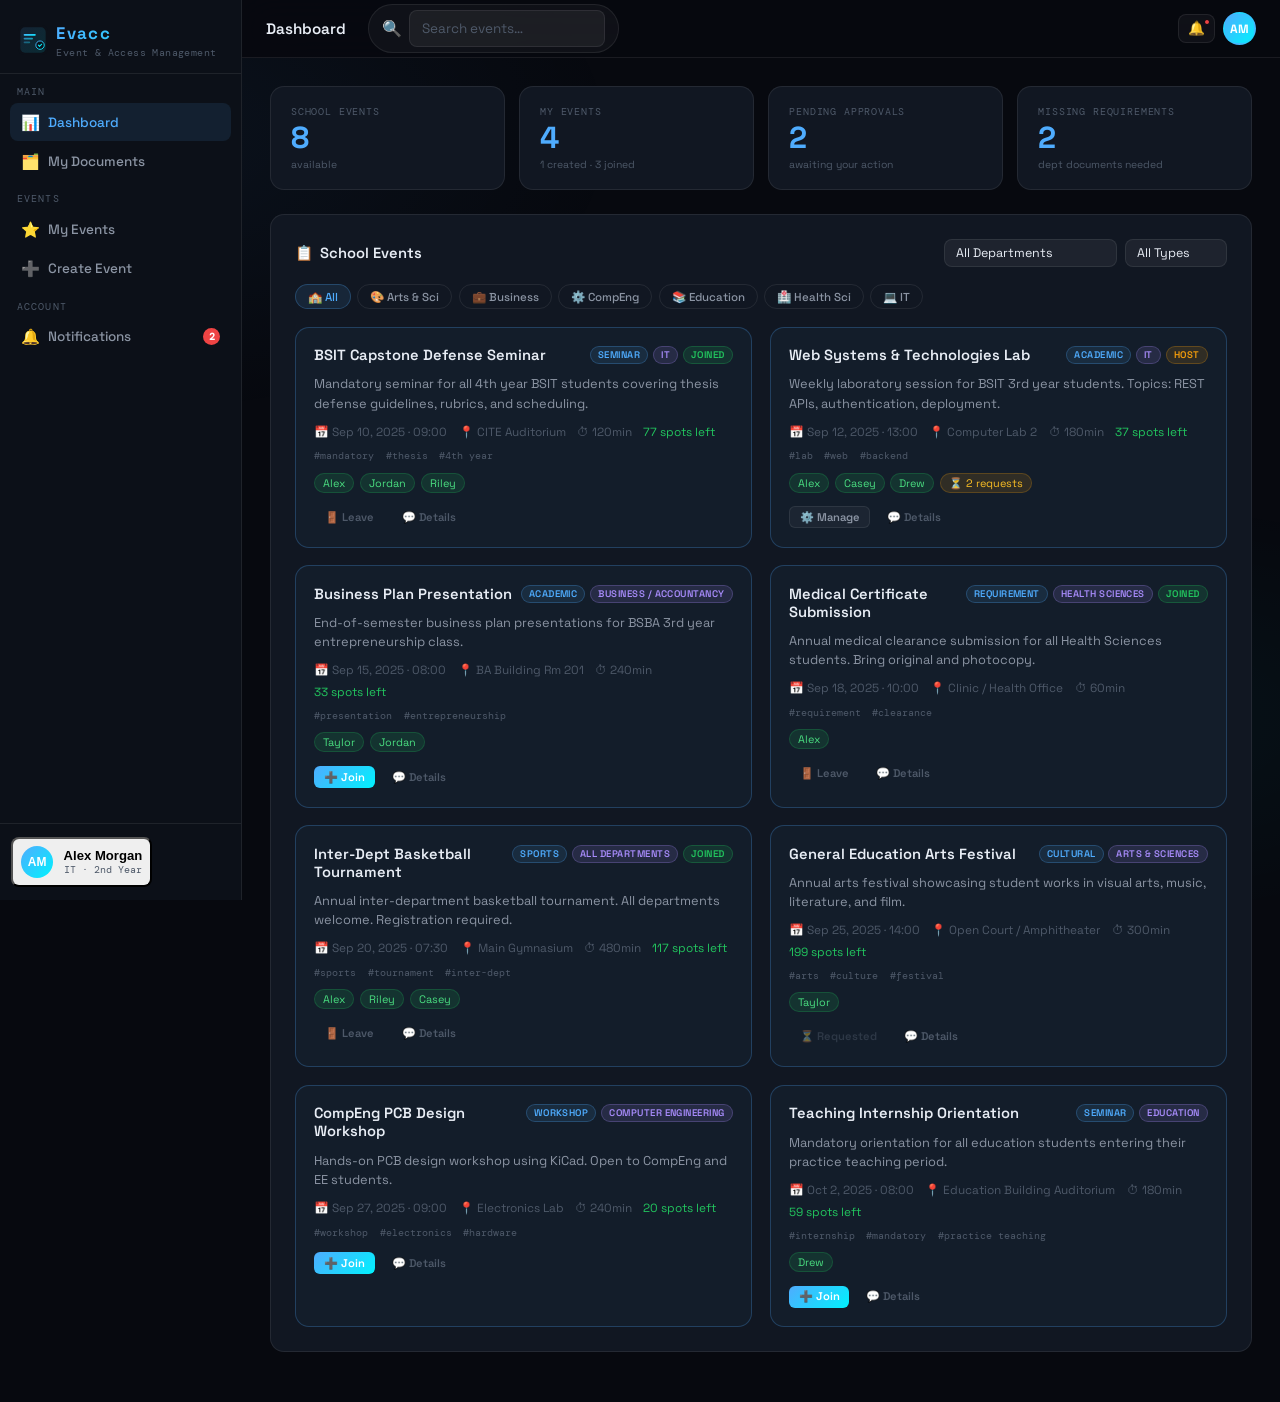
<file: upms.html>
<!DOCTYPE html>
<html lang="en">
<head>
<meta charset="UTF-8"/>
<meta name="viewport" content="width=device-width, initial-scale=1.0"/>
<title>Evacc — Event & Access Management System</title>
<link rel="icon" type="image/svg+xml" href="data:image/svg+xml,%3Csvg xmlns='http://www.w3.org/2000/svg' viewBox='0 0 64 64'%3E%3Cdefs%3E%3ClinearGradient id='g' x1='0%25' y1='0%25' x2='100%25' y2='100%25'%3E%3Cstop offset='0%25' stop-color='%234facfe'/%3E%3Cstop offset='100%25' stop-color='%2300f2fe'/%3E%3C/linearGradient%3E%3C/defs%3E%3Crect width='64' height='64' rx='14' fill='%230c1018'/%3E%3Crect x='5' y='5' width='54' height='54' rx='11' fill='url(%23g)' opacity='.15'/%3E%3Crect x='13' y='20' width='26' height='3.5' rx='1.75' fill='url(%23g)'/%3E%3Crect x='13' y='27' width='20' height='3.5' rx='1.75' fill='url(%23g)' opacity='.7'/%3E%3Crect x='13' y='34' width='16' height='3.5' rx='1.75' fill='url(%23g)' opacity='.45'/%3E%3Ccircle cx='47' cy='42' r='10' fill='%230c1018'/%3E%3Ccircle cx='47' cy='42' r='9' fill='none' stroke='url(%23g)' stroke-width='2'/%3E%3Cpath d='M43.5 42l2.5 2.5 4.5-4.5' stroke='%2300f2fe' stroke-width='2.2' stroke-linecap='round' stroke-linejoin='round' fill='none'/%3E%3C/svg%3E"/>
<link href="https://fonts.googleapis.com/css2?family=Space+Grotesk:wght@300;400;500;600;700&family=DM+Mono:wght@400;500&display=swap" rel="stylesheet"/>
<style>
:root {
  --brand:#4facfe; --brand2:#00f2fe;
  --brand-dim:rgba(79,172,254,0.10); --brand-glow:rgba(79,172,254,0.22);
  --bg:#07090f; --bg2:#0c1018; --bg3:#111722;
  --surface:rgba(255,255,255,0.04); --surface2:rgba(255,255,255,0.07);
  --border:rgba(255,255,255,0.08); --border-b:rgba(79,172,254,0.25);
  --text:#e8edf5; --text2:#8b94a3; --text3:#4e5969;
  --success:#22c55e; --success-d:rgba(34,197,94,0.13);
  --danger:#ef4444; --danger-d:rgba(239,68,68,0.13);
  --warn:#f59e0b; --warn-d:rgba(245,158,11,0.13);
  --purple:#a78bfa; --purple-d:rgba(167,139,250,0.13);
  --pink:#f472b6; --pink-d:rgba(244,114,182,0.13);
  --teal:#2dd4bf; --teal-d:rgba(45,212,191,0.13);
  --sidebar-w:242px; --topbar-h:58px;
  --r:14px; --rs:8px;
  --font:'Space Grotesk',sans-serif; --mono:'DM Mono',monospace;
}
*,*::before,*::after{margin:0;padding:0;box-sizing:border-box}
html{scroll-behavior:smooth}
body{font-family:var(--font);background:var(--bg);color:var(--text);min-height:100vh;overflow-x:hidden}
body::before{content:'';position:fixed;inset:0;z-index:0;pointer-events:none;
  background:radial-gradient(ellipse 55% 45% at 10% 15%,rgba(79,172,254,0.06) 0,transparent 70%),
             radial-gradient(ellipse 45% 35% at 90% 80%,rgba(0,242,254,0.04) 0,transparent 70%)}
::-webkit-scrollbar{width:5px;height:5px}
::-webkit-scrollbar-track{background:transparent}
::-webkit-scrollbar-thumb{background:rgba(79,172,254,0.22);border-radius:99px}

/* ═══ LAYOUT ═══ */
.app{display:flex;min-height:100vh;position:relative;z-index:1}

/* ═══ SIDEBAR ═══ */
.sidebar{
  width:var(--sidebar-w);background:var(--bg2);border-right:1px solid var(--border);
  display:flex;flex-direction:column;position:fixed;top:0;left:0;height:100vh;z-index:600;
  transition:transform .28s cubic-bezier(.4,0,.2,1);overflow-y:auto;overflow-x:hidden;
}
.sidebar.off{transform:translateX(-100%)}
.sidebar-logo{padding:1.35rem 1.1rem .9rem;border-bottom:1px solid var(--border);flex-shrink:0}
.logo-mark{font-size:1.05rem;font-weight:700;letter-spacing:.08em;
  background:linear-gradient(120deg,var(--brand),var(--brand2));
  -webkit-background-clip:text;-webkit-text-fill-color:transparent;background-clip:text}
.logo-sub{font-size:.62rem;color:var(--text3);letter-spacing:.04em;margin-top:2px;font-family:var(--mono)}
.nav-section{padding:.7rem .6rem;flex:1}
.nav-label{font-size:.6rem;letter-spacing:.12em;color:var(--text3);text-transform:uppercase;
  padding:0 .45rem;margin:.75rem 0 .3rem;font-family:var(--mono)}
.nav-label:first-child{margin-top:0}
.nav-item{display:flex;align-items:center;gap:.65rem;padding:.6rem .7rem;border-radius:var(--rs);
  color:var(--text2);cursor:pointer;border:none;background:none;width:100%;text-align:left;
  font-family:var(--font);font-size:.845rem;font-weight:500;margin-bottom:1px;
  transition:all .16s ease;position:relative}
.nav-item:hover{background:var(--surface);color:var(--text)}
.nav-item.active{background:var(--brand-dim);color:var(--brand)}
.nav-icon{width:17px;text-align:center;font-size:.95rem;flex-shrink:0}
.nav-badge{margin-left:auto;background:var(--danger);color:#fff;font-size:.6rem;font-weight:700;
  border-radius:99px;min-width:17px;height:17px;display:flex;align-items:center;justify-content:center;
  padding:0 4px;font-family:var(--mono)}
.nav-badge.gone{display:none}
.sidebar-footer{padding:.8rem .7rem;border-top:1px solid var(--border);flex-shrink:0}
.sidebar-user{display:flex;align-items:center;gap:.65rem;padding:.45rem .5rem;
  border-radius:var(--rs);cursor:pointer;transition:background .16s}
.sidebar-user:hover{background:var(--surface)}
.ava{width:32px;height:32px;border-radius:50%;
  background:linear-gradient(135deg,var(--brand),var(--brand2));
  display:flex;align-items:center;justify-content:center;
  font-weight:700;font-size:.75rem;color:#fff;flex-shrink:0;user-select:none}
.ava.lg{width:52px;height:52px;font-size:1.1rem}
.ava.xl{width:72px;height:72px;font-size:1.5rem}
.u-name{font-size:.82rem;font-weight:600}
.u-role{font-size:.65rem;color:var(--text3);font-family:var(--mono)}

/* ═══ MAIN ═══ */
.main{flex:1;margin-left:var(--sidebar-w);display:flex;flex-direction:column;min-height:100vh;
  transition:margin-left .28s cubic-bezier(.4,0,.2,1)}
.main.wide{margin-left:0}

/* ═══ TOPBAR ═══ */
.topbar{position:sticky;top:0;z-index:500;height:var(--topbar-h);
  background:rgba(7,9,15,.88);backdrop-filter:blur(18px);border-bottom:1px solid var(--border);
  padding:0 1.5rem;display:flex;align-items:center;gap:.9rem}
.menu-btn{display:none;background:none;border:none;color:var(--text2);cursor:pointer;
  font-size:1.15rem;padding:.2rem;border-radius:4px;transition:color .15s}
.menu-btn:hover{color:var(--text)}
.topbar-title{font-size:.95rem;font-weight:600}
.tb-search{display:flex;align-items:center;gap:.4rem;background:var(--surface);border:1px solid var(--border);
  border-radius:99px;padding:.3rem .8rem;transition:border-color .18s;margin-left:.5rem}
.tb-search:focus-within{border-color:var(--border-b)}
.tb-search input{background:none;border:none;outline:none;color:var(--text);
  font-family:var(--font);font-size:.8rem;width:140px}
.tb-search input::placeholder{color:var(--text3)}
.topbar-right{margin-left:auto;display:flex;align-items:center;gap:.5rem}
.icon-btn{background:var(--surface);border:1px solid var(--border);color:var(--text2);
  border-radius:var(--rs);padding:.4rem .55rem;cursor:pointer;font-size:.85rem;
  transition:all .16s;position:relative;line-height:1}
.icon-btn:hover{border-color:var(--border-b);color:var(--brand);background:var(--brand-dim)}
.notif-dot{position:absolute;top:4px;right:4px;width:6px;height:6px;background:var(--danger);
  border-radius:50%;border:1.5px solid var(--bg)}
.notif-dot.gone{display:none}
.tb-ava{width:33px;height:33px;border-radius:50%;
  background:linear-gradient(135deg,var(--brand),var(--brand2));
  display:flex;align-items:center;justify-content:center;
  font-weight:700;font-size:.75rem;color:#fff;cursor:pointer;
  border:2px solid var(--border-b);flex-shrink:0;user-select:none}

/* ═══ PAGES ═══ */
.content{padding:1.75rem;flex:1}
.page{display:none;animation:fadeUp .22s ease}
.page.active{display:block}
@keyframes fadeUp{from{opacity:0;transform:translateY(5px)}to{opacity:1;transform:none}}

/* ═══ STATS ═══ */
.stats-row{display:grid;grid-template-columns:repeat(auto-fit,minmax(148px,1fr));gap:.9rem;margin-bottom:1.5rem}
.stat-card{background:var(--bg3);border:1px solid var(--border);border-radius:var(--r);
  padding:1.1rem 1.25rem;transition:border-color .18s}
.stat-card:hover{border-color:var(--border-b)}
.stat-lbl{font-size:.65rem;color:var(--text3);text-transform:uppercase;letter-spacing:.08em;
  margin-bottom:.35rem;font-family:var(--mono)}
.stat-val{font-size:1.9rem;font-weight:700;color:var(--brand);line-height:1}
.stat-sub{font-size:.65rem;color:var(--text3);margin-top:.3rem}

/* ═══ CARD ═══ */
.card{background:var(--bg3);border:1px solid var(--border);border-radius:var(--r);
  padding:1.5rem;margin-bottom:1.35rem}
.card-header{display:flex;align-items:center;justify-content:space-between;
  margin-bottom:1.1rem;flex-wrap:wrap;gap:.65rem}
.card-title{font-size:.92rem;font-weight:600;display:flex;align-items:center;gap:.45rem}

/* ═══ DEPT FILTER TABS ═══ */
.dept-tabs{display:flex;flex-wrap:wrap;gap:.4rem;margin-bottom:1.1rem}
.dept-tab{font-size:.72rem;font-weight:500;padding:.28rem .75rem;border-radius:99px;
  border:1px solid var(--border);color:var(--text2);cursor:pointer;
  background:none;font-family:var(--font);transition:all .15s}
.dept-tab:hover{border-color:var(--border-b);color:var(--brand)}
.dept-tab.on{background:var(--brand-dim);border-color:var(--border-b);color:var(--brand)}

/* ═══ EVENT CARDS ═══ */
.events-grid{display:grid;grid-template-columns:repeat(auto-fill,minmax(308px,1fr));gap:1.1rem}
.ev-card{background:rgba(79,172,254,0.04);border:1px solid var(--border-b);border-radius:var(--r);
  padding:1.15rem;display:flex;flex-direction:column;gap:.65rem;transition:all .18s}
.ev-card:hover{transform:translateY(-2px);background:rgba(79,172,254,0.07)}
.ev-top{display:flex;justify-content:space-between;align-items:flex-start;gap:.5rem}
.ev-name{font-size:.92rem;font-weight:600}
.ev-badges{display:flex;gap:.3rem;flex-wrap:wrap;flex-shrink:0}
.badge{font-size:.6rem;font-weight:600;padding:2px 7px;border-radius:99px;
  text-transform:uppercase;letter-spacing:.05em;white-space:nowrap}
.badge-type{background:var(--brand-dim);color:var(--brand);border:1px solid var(--border-b)}
.badge-dept{background:var(--purple-d);color:var(--purple);border:1px solid rgba(167,139,250,.25)}
.badge-joined{background:var(--success-d);color:var(--success);border:1px solid rgba(34,197,94,.25)}
.badge-host{background:var(--warn-d);color:var(--warn);border:1px solid rgba(245,158,11,.25)}
.badge-full{background:var(--danger-d);color:var(--danger);border:1px solid rgba(239,68,68,.25)}
.ev-desc{font-size:.8rem;color:var(--text2);line-height:1.52}
.ev-meta{display:flex;flex-wrap:wrap;gap:.4rem .7rem;font-size:.74rem;color:var(--text3)}
.ev-meta span{display:flex;align-items:center;gap:.25rem}
.chips{display:flex;flex-wrap:wrap;gap:.35rem}
.chip{font-size:.68rem;padding:2px 8px;border-radius:99px}
.chip-green{background:var(--success-d);border:1px solid rgba(34,197,94,.22);color:#4ade80}
.chip-yellow{background:var(--warn-d);border:1px solid rgba(245,158,11,.22);color:#fbbf24}
.chip-gray{background:var(--surface);border:1px solid var(--border);color:var(--text3)}
.ev-actions{display:flex;gap:.4rem;flex-wrap:wrap;margin-top:.2rem}

/* ═══ BUTTONS ═══ */
.btn{display:inline-flex;align-items:center;gap:.35rem;padding:.5rem 1rem;border:none;
  border-radius:var(--rs);cursor:pointer;font-family:var(--font);font-size:.8rem;font-weight:600;
  transition:all .18s;white-space:nowrap;line-height:1}
.btn:active{transform:scale(.97)}
.btn:disabled{opacity:.45;cursor:not-allowed;transform:none!important}
.btn-pr{background:linear-gradient(135deg,var(--brand),var(--brand2));color:#fff}
.btn-pr:hover:not(:disabled){box-shadow:0 4px 18px rgba(79,172,254,.32)}
.btn-sec{background:var(--surface);border:1px solid var(--border);color:var(--text2)}
.btn-sec:hover:not(:disabled){border-color:var(--border-b);color:var(--brand)}
.btn-ok{background:linear-gradient(135deg,#22c55e,#16a34a);color:#fff}
.btn-ok:hover:not(:disabled){box-shadow:0 4px 16px rgba(34,197,94,.3)}
.btn-del{background:linear-gradient(135deg,var(--danger),#dc2626);color:#fff}
.btn-del:hover:not(:disabled){box-shadow:0 4px 16px rgba(239,68,68,.3)}
.btn-ghost{background:none;border:1px solid transparent;color:var(--text3)}
.btn-ghost:hover:not(:disabled){border-color:var(--border);color:var(--text)}
.btn-xs{padding:.28rem .6rem;font-size:.7rem;border-radius:6px}
.btn-sm{padding:.4rem .8rem;font-size:.76rem}

/* ═══ FORMS ═══ */
.f-sec-title{font-size:.65rem;text-transform:uppercase;letter-spacing:.1em;color:var(--text3);
  margin:.05rem 0 .85rem;padding-bottom:.45rem;border-bottom:1px solid var(--border);font-family:var(--mono)}
.f-grid{display:grid;grid-template-columns:1fr 1fr;gap:.9rem}
.f-grid.one{grid-template-columns:1fr}
.f-group{display:flex;flex-direction:column;gap:.35rem}
.f-group.span2{grid-column:1/-1}
label{font-size:.76rem;font-weight:500;color:var(--text2)}
.req{color:var(--danger);margin-left:1px}
input[type=text],input[type=email],input[type=date],input[type=time],
input[type=number],select,textarea{
  background:rgba(255,255,255,0.055);border:1px solid var(--border);border-radius:var(--rs);
  color:var(--text);font-family:var(--font);font-size:.845rem;padding:.56rem .8rem;width:100%;
  transition:border-color .18s,background .18s;appearance:none}
input:focus,select:focus,textarea:focus{outline:none;border-color:var(--brand);background:rgba(79,172,254,.055)}
input::placeholder,textarea::placeholder{color:var(--text3)}
select option{background:#111722;color:var(--text)}
textarea{resize:vertical;min-height:85px;line-height:1.52}
.f-hint{font-size:.68rem;color:var(--text3);margin-top:.15rem}
.f-err{font-size:.68rem;color:var(--danger);margin-top:.15rem;display:none}
.f-err.show{display:block}
.has-err input,.has-err select,.has-err textarea{border-color:var(--danger)!important}
.f-actions{display:flex;gap:.65rem;margin-top:1.35rem;flex-wrap:wrap}

/* ═══ TAG INPUT ═══ */
.tag-wrap{display:flex;flex-wrap:wrap;gap:.3rem;padding:.4rem .6rem;
  background:rgba(255,255,255,0.055);border:1px solid var(--border);border-radius:var(--rs);
  min-height:40px;cursor:text;transition:border-color .18s}
.tag-wrap:focus-within{border-color:var(--brand)}
.tag-chip{background:var(--brand-dim);color:var(--brand);border:1px solid var(--border-b);
  border-radius:99px;font-size:.68rem;font-weight:500;padding:2px 7px;
  display:flex;align-items:center;gap:.25rem}
.tag-chip button{background:none;border:none;cursor:pointer;color:inherit;font-size:.78rem;line-height:1;padding:0}
.tag-input{border:none!important;background:none!important;padding:2px 3px!important;
  min-width:70px;flex:1;color:var(--text);font-size:.8rem}
.tag-input:focus{outline:none}

/* ═══ REQUEST ITEM ═══ */
.req-item{display:flex;justify-content:space-between;align-items:center;padding:.6rem .8rem;
  background:var(--surface);border:1px solid var(--border);border-radius:var(--rs);
  margin-top:.45rem;gap:.5rem}
.req-name{font-size:.8rem;font-weight:500}
.req-acts{display:flex;gap:.35rem}

/* ═══ NOTIFICATIONS ═══ */
.notif-list{display:flex;flex-direction:column;gap:.5rem}
.notif-item{display:flex;align-items:flex-start;gap:.8rem;padding:.85rem .95rem;
  background:var(--surface);border:1px solid var(--border);border-radius:var(--rs);
  cursor:pointer;transition:border-color .18s}
.notif-item.unread{border-left:3px solid var(--brand);background:var(--brand-dim)}
.notif-item:hover{border-color:var(--border-b)}
.n-icon{font-size:1rem;flex-shrink:0;margin-top:1px}
.n-body{flex:1;min-width:0}
.n-title{font-size:.83rem;font-weight:600}
.n-desc{font-size:.76rem;color:var(--text2);margin-top:.12rem;line-height:1.42}
.n-time{font-size:.67rem;color:var(--text3);margin-top:.28rem;font-family:var(--mono)}
.n-dot{width:6px;height:6px;border-radius:50%;background:var(--brand);flex-shrink:0;margin-top:5px}

/* ═══ DOCUMENTS SECTION ═══ */
.docs-tabs{display:flex;gap:.4rem;margin-bottom:1.25rem;border-bottom:1px solid var(--border);padding-bottom:.75rem;flex-wrap:wrap}
.docs-tab{font-size:.78rem;font-weight:500;padding:.38rem .85rem;border-radius:var(--rs);
  border:1px solid var(--border);color:var(--text2);cursor:pointer;background:none;
  font-family:var(--font);transition:all .15s}
.docs-tab:hover{border-color:var(--border-b);color:var(--brand)}
.docs-tab.on{background:var(--brand-dim);border-color:var(--border-b);color:var(--brand)}
.docs-panel{display:none}.docs-panel.on{display:block}

/* Balance card */
.balance-hero{background:linear-gradient(135deg,rgba(79,172,254,.12),rgba(0,242,254,.06));
  border:1px solid var(--border-b);border-radius:var(--r);padding:1.5rem;margin-bottom:1.1rem;
  display:flex;align-items:center;justify-content:space-between;flex-wrap:wrap;gap:1rem}
.balance-left .bal-lbl{font-size:.7rem;color:var(--text2);text-transform:uppercase;
  letter-spacing:.08em;font-family:var(--mono)}
.balance-left .bal-amt{font-size:2.5rem;font-weight:700;color:var(--brand);line-height:1.1;margin-top:.25rem}
.balance-left .bal-sub{font-size:.72rem;color:var(--text3);margin-top:.3rem}
.balance-right{display:flex;flex-direction:column;gap:.5rem}
.bal-stat{display:flex;justify-content:space-between;gap:2rem;
  font-size:.78rem;background:rgba(255,255,255,0.04);
  border:1px solid var(--border);border-radius:var(--rs);padding:.5rem .85rem}
.bal-stat-lbl{color:var(--text2)}
.bal-stat-val{font-weight:600}
.bal-stat-val.green{color:var(--success)}
.bal-stat-val.red{color:var(--danger)}
.bal-stat-val.yellow{color:var(--warn)}

/* Ledger table */
.ledger-table{width:100%;border-collapse:collapse;font-size:.8rem}
.ledger-table th{text-align:left;font-size:.65rem;text-transform:uppercase;letter-spacing:.08em;
  color:var(--text3);padding:.6rem .9rem;border-bottom:1px solid var(--border);font-weight:500;font-family:var(--mono)}
.ledger-table td{padding:.65rem .9rem;border-bottom:1px solid rgba(255,255,255,.04);color:var(--text)}
.ledger-table tr:last-child td{border-bottom:none}
.ledger-table tr:hover td{background:var(--surface)}
.ledger-status{font-size:.68rem;font-weight:600;padding:2px 8px;border-radius:99px}
.ls-paid{background:var(--success-d);color:var(--success)}
.ls-pend{background:var(--warn-d);color:var(--warn)}
.ls-over{background:var(--danger-d);color:var(--danger)}
.ls-waiv{background:var(--surface);color:var(--text3)}

/* Document list */
.doc-list{display:flex;flex-direction:column;gap:.6rem}
.doc-item{display:flex;align-items:center;gap:.9rem;padding:.85rem 1rem;
  background:var(--surface);border:1px solid var(--border);border-radius:var(--rs);
  transition:all .18s;cursor:pointer}
.doc-item:hover{border-color:var(--border-b);background:var(--brand-dim)}
.doc-icon{width:38px;height:38px;border-radius:var(--rs);display:flex;align-items:center;
  justify-content:center;font-size:1.1rem;flex-shrink:0}
.doc-icon.blue{background:var(--brand-dim);border:1px solid var(--border-b)}
.doc-icon.green{background:var(--success-d);border:1px solid rgba(34,197,94,.22)}
.doc-icon.purple{background:var(--purple-d);border:1px solid rgba(167,139,250,.22)}
.doc-icon.yellow{background:var(--warn-d);border:1px solid rgba(245,158,11,.22)}
.doc-icon.pink{background:var(--pink-d);border:1px solid rgba(244,114,182,.22)}
.doc-info{flex:1;min-width:0}
.doc-name{font-size:.85rem;font-weight:600}
.doc-meta{font-size:.7rem;color:var(--text3);margin-top:.15rem;font-family:var(--mono)}
.doc-status{font-size:.65rem;font-weight:600;padding:2px 7px;border-radius:99px;flex-shrink:0}
.ds-ok{background:var(--success-d);color:var(--success)}
.ds-pend{background:var(--warn-d);color:var(--warn)}
.ds-miss{background:var(--danger-d);color:var(--danger)}
.ds-exp{background:var(--surface);color:var(--text3);border:1px solid var(--border)}
.doc-actions-col{display:flex;gap:.4rem;flex-shrink:0}
.upload-zone{border:2px dashed var(--border);border-radius:var(--r);padding:2rem;
  text-align:center;transition:border-color .18s;cursor:pointer}
.upload-zone:hover{border-color:var(--border-b);background:var(--brand-dim)}
.upload-zone p{font-size:.82rem;color:var(--text2);margin-top:.5rem}
.upload-zone span{font-size:.72rem;color:var(--text3)}

/* ═══ SCHEDULE ═══ */
.sched-wrap{overflow-x:auto}
.sched-grid{display:grid;grid-template-columns:62px repeat(5,1fr);gap:3px;min-width:520px}
.sh{background:var(--brand-dim);border:1px solid var(--border-b);padding:.48rem;
  text-align:center;font-size:.68rem;font-weight:600;color:var(--brand);border-radius:var(--rs);
  letter-spacing:.04em}
.st{font-size:.63rem;color:var(--text3);display:flex;align-items:center;
  justify-content:flex-end;padding-right:.45rem;font-family:var(--mono)}
.sc{background:rgba(255,255,255,.025);border:1px solid var(--border);border-radius:var(--rs);
  min-height:48px;font-size:.68rem;color:var(--text2);padding:.3rem .4rem;
  cursor:pointer;transition:all .15s}
.sc:hover{border-color:var(--border-b);background:var(--brand-dim);color:var(--brand)}
.sc.has{background:var(--brand-dim);border-color:var(--border-b)}
.sc-pill{background:linear-gradient(135deg,var(--brand),var(--brand2));color:#fff;
  border-radius:4px;padding:2px 5px;font-size:.62rem;font-weight:600;line-height:1.3;word-break:break-word}

/* ═══ CHAT ═══ */
.chat-box{border:1px solid var(--border);border-radius:var(--r);overflow:hidden;
  background:rgba(0,0,0,.25);display:flex;flex-direction:column;height:290px}
.chat-msgs{flex:1;overflow-y:auto;padding:.8rem;display:flex;flex-direction:column;gap:.55rem}
.chat-msg{padding:.55rem .75rem;border-radius:var(--rs);
  background:rgba(79,172,254,.08);border-left:3px solid var(--brand);max-width:86%}
.chat-msg.own{align-self:flex-end;border-left:none;border-right:3px solid var(--brand2);
  background:rgba(0,242,254,.06)}
.cm-head{display:flex;justify-content:space-between;gap:.4rem;font-size:.65rem;color:var(--text3);margin-bottom:.2rem}
.cm-author{font-weight:600;color:var(--brand)}
.cm-text{font-size:.8rem;color:var(--text);word-break:break-word;line-height:1.44}
.chat-bar{display:flex;gap:.45rem;padding:.6rem .8rem;border-top:1px solid var(--border);background:rgba(0,0,0,.18)}
.chat-bar input{flex:1;background:rgba(255,255,255,.055);border:1px solid var(--border);
  border-radius:var(--rs);color:var(--text);font-family:var(--font);font-size:.8rem;padding:.42rem .7rem}
.chat-bar input:focus{outline:none;border-color:var(--brand)}

/* ═══ MODAL ═══ */
.modal-ov{display:none;position:fixed;inset:0;background:rgba(0,0,0,.72);
  backdrop-filter:blur(8px);z-index:800;align-items:center;justify-content:center;padding:1.25rem}
.modal-ov.open{display:flex}
.modal-box{background:#0c1018;border:1px solid var(--border-b);border-radius:var(--r);
  padding:1.6rem;max-width:580px;width:100%;max-height:88vh;overflow-y:auto;
  animation:modalIn .22s cubic-bezier(.4,0,.2,1)}
.modal-box.wide{max-width:680px}
@keyframes modalIn{from{opacity:0;transform:scale(.95)}to{opacity:1;transform:none}}
.modal-head{display:flex;justify-content:space-between;align-items:center;
  margin-bottom:1.15rem;padding-bottom:.95rem;border-bottom:1px solid var(--border)}
.modal-title{font-size:1rem;font-weight:600}
.close-btn{background:none;border:none;cursor:pointer;color:var(--text3);font-size:1.1rem;
  padding:.28rem;border-radius:var(--rs);transition:color .15s,background .15s}
.close-btn:hover{color:var(--danger);background:var(--danger-d)}
.divider{height:1px;background:var(--border);margin:1rem 0}

/* ═══ PROFILE ═══ */
.profile-hero{display:flex;align-items:center;gap:1.1rem;margin-bottom:1.35rem;
  padding:1.25rem;background:linear-gradient(135deg,rgba(79,172,254,.09),rgba(0,242,254,.04));
  border:1px solid var(--border-b);border-radius:var(--r)}
.profile-info{flex:1}
.profile-name{font-size:1.15rem;font-weight:700}
.profile-dept{font-size:.75rem;color:var(--brand);font-family:var(--mono);margin-top:.2rem}
.profile-bio{font-size:.8rem;color:var(--text2);margin-top:.4rem;line-height:1.5}
.profile-grid{display:grid;grid-template-columns:1fr 1fr;gap:.7rem;font-size:.8rem;margin-bottom:1rem}
.p-field{background:var(--surface);border:1px solid var(--border);border-radius:var(--rs);padding:.65rem .85rem}
.p-field-lbl{font-size:.62rem;color:var(--text3);text-transform:uppercase;letter-spacing:.08em;font-family:var(--mono);margin-bottom:.22rem}
.p-field-val{font-weight:500;color:var(--text)}

/* ═══ TOAST ═══ */
#toast-zone{position:fixed;bottom:1.35rem;right:1.35rem;z-index:9999;display:flex;flex-direction:column;gap:.4rem}
.toast{background:#131a26;border:1px solid var(--border);border-radius:var(--rs);
  padding:.65rem 1rem;font-size:.8rem;color:var(--text);
  display:flex;align-items:center;gap:.55rem;box-shadow:0 8px 28px rgba(0,0,0,.5);
  animation:toastIn .22s ease;max-width:310px}
.toast.success{border-left:3px solid var(--success)}
.toast.error{border-left:3px solid var(--danger)}
.toast.info{border-left:3px solid var(--brand)}
@keyframes toastIn{from{opacity:0;transform:translateX(16px)}to{opacity:1;transform:none}}
@keyframes toastOut{to{opacity:0;transform:translateX(16px)}}

/* ═══ SIDEBAR BACKDROP ═══ */
#sb-backdrop{display:none;position:fixed;inset:0;background:rgba(0,0,0,.5);z-index:595}
#sb-backdrop.vis{display:block}

/* ═══ EMPTY STATE ═══ */
.empty{text-align:center;padding:2.5rem 1rem;color:var(--text3)}
.empty-icon{font-size:2.2rem;margin-bottom:.6rem;opacity:.45}

/* ═══ RESPONSIVE ═══ */
@media(max-width:768px){
  .sidebar{transform:translateX(-100%)}
  .sidebar.mobile-open{transform:translateX(0)}
  .main{margin-left:0}
  .menu-btn{display:block}
  .content{padding:1.1rem}
  .f-grid{grid-template-columns:1fr}
  .f-group.span2{grid-column:1}
  .events-grid{grid-template-columns:1fr}
  .stats-row{grid-template-columns:repeat(2,1fr)}
  .profile-grid{grid-template-columns:1fr}
  .tb-search{display:none}
}
</style>
</head>
<body>
<div id="sb-backdrop"></div>
<div class="app">

<!-- ════════ SIDEBAR ════════ -->
<nav class="sidebar" id="sidebar" role="navigation" aria-label="Main navigation">
  <div class="sidebar-logo">
    <div style="display:flex;align-items:center;gap:.55rem">
      <svg width="30" height="30" viewBox="0 0 64 64" fill="none" xmlns="http://www.w3.org/2000/svg" aria-hidden="true" style="flex-shrink:0">
        <defs><linearGradient id="eg" x1="0%" y1="0%" x2="100%" y2="100%"><stop offset="0%" stop-color="#4facfe"/><stop offset="100%" stop-color="#00f2fe"/></linearGradient></defs>
        <rect width="64" height="64" rx="13" fill="#0c1018"/>
        <rect x="5" y="5" width="54" height="54" rx="10" fill="url(#eg)" opacity=".12"/>
        <rect x="12" y="19" width="26" height="4" rx="2" fill="url(#eg)"/>
        <rect x="12" y="27" width="20" height="4" rx="2" fill="url(#eg)" opacity=".65"/>
        <rect x="12" y="35" width="14" height="4" rx="2" fill="url(#eg)" opacity=".38"/>
        <circle cx="47" cy="43" r="10" fill="#0c1018"/>
        <circle cx="47" cy="43" r="9" fill="none" stroke="url(#eg)" stroke-width="2"/>
        <path d="M43.5 43l2.5 2.5 4.5-4.5" stroke="#00f2fe" stroke-width="2.2" stroke-linecap="round" stroke-linejoin="round"/>
      </svg>
      <div>
        <div class="logo-mark">Evacc</div>
        <div class="logo-sub">Event &amp; Access Management</div>
      </div>
    </div>
  </div>
  <div class="nav-section">
    <div class="nav-label">Main</div>
    <button class="nav-item active" data-page="dashboard" aria-current="page">
      <span class="nav-icon" aria-hidden="true">📊</span>Dashboard
    </button>
    <button class="nav-item" data-page="documents">
      <span class="nav-icon" aria-hidden="true">🗂️</span>My Documents
    </button>

    <div class="nav-label">Events</div>
    <button class="nav-item" data-page="my-events">
      <span class="nav-icon" aria-hidden="true">⭐</span>My Events
    </button>
    <button class="nav-item" data-page="create-event">
      <span class="nav-icon" aria-hidden="true">➕</span>Create Event
    </button>

    <div class="nav-label">Account</div>
    <button class="nav-item" data-page="notifications" id="navNotif">
      <span class="nav-icon" aria-hidden="true">🔔</span>Notifications
      <span class="nav-badge gone" id="navBadge">0</span>
    </button>
  </div>
  <div class="sidebar-footer">
    <button class="sidebar-user" id="sidebarUserBtn" aria-label="Open profile">
      <div class="ava" id="sidebarAva">AM</div>
      <div>
        <div class="u-name" id="sidebarName">Alex Morgan</div>
        <div class="u-role" id="sidebarRole">BSIT · Year 2</div>
      </div>
    </button>
  </div>
</nav>

<!-- ════════ MAIN ════════ -->
<div class="main" id="main">
  <header class="topbar">
    <button class="menu-btn" id="menuBtn" aria-label="Toggle sidebar">☰</button>
    <div class="topbar-title" id="topbarTitle">Dashboard</div>
    <div class="tb-search" role="search">
      <span class="search-icon" aria-hidden="true">🔍</span>
      <input type="text" id="globalSearch" placeholder="Search events…" aria-label="Search events"/>
    </div>
    <div class="topbar-right">
      <button class="icon-btn" id="notifBtn" aria-label="Notifications">
        🔔<span class="notif-dot gone" id="notifDot"></span>
      </button>
      <div class="tb-ava" id="topbarAva" role="button" tabindex="0" aria-label="Profile">AM</div>
    </div>
  </header>

  <main class="content">

    <!-- ══ DASHBOARD ══ -->
    <section id="dashboardPage" class="page active" aria-label="Dashboard">
      <div class="stats-row" id="statsRow"></div>
      <div class="card">
        <div class="card-header">
          <div class="card-title"><span aria-hidden="true">📋</span>School Events</div>
          <div style="display:flex;gap:.5rem;flex-wrap:wrap;align-items:center">
            <select id="filterDept" style="width:auto;font-size:.78rem;padding:.3rem .7rem">
              <option value="">All Departments</option>
              <option>Arts &amp; Sciences</option>
              <option>Business / Accountancy</option>
              <option>Computer Engineering</option>
              <option>Education</option>
              <option>Health Sciences</option>
              <option>IT</option>
            </select>
            <select id="filterType" style="width:auto;font-size:.78rem;padding:.3rem .7rem">
              <option value="">All Types</option>
              <option>Academic</option>
              <option>Seminar</option>
              <option>Workshop</option>
              <option>Sports</option>
              <option>Cultural</option>
              <option>Org</option>
              <option>Requirement</option>
            </select>
          </div>
        </div>
        <div class="dept-tabs" id="deptTabs">
          <button class="dept-tab on" data-dept="">🏫 All</button>
          <button class="dept-tab" data-dept="Arts &amp; Sciences">🎨 Arts &amp; Sci</button>
          <button class="dept-tab" data-dept="Business / Accountancy">💼 Business</button>
          <button class="dept-tab" data-dept="Computer Engineering">⚙️ CompEng</button>
          <button class="dept-tab" data-dept="Education">📚 Education</button>
          <button class="dept-tab" data-dept="Health Sciences">🏥 Health Sci</button>
          <button class="dept-tab" data-dept="IT">💻 IT</button>
        </div>
        <div class="events-grid" id="publicEventsGrid"></div>
      </div>
    </section>

    <!-- ══ DOCUMENTS ══ -->
    <section id="documentsPage" class="page" aria-label="My Documents">
      <div class="stats-row" id="docStatsRow"></div>

      <div class="card">
        <div class="card-header">
          <div class="card-title"><span aria-hidden="true">🗂️</span>My Documents</div>
          <button class="btn btn-pr btn-sm" onclick="toast('Upload feature coming soon!','info')">⬆️ Upload</button>
        </div>
        <div class="docs-tabs">
          <button class="docs-tab on" data-dtab="balance">💰 School Balance</button>
          <button class="docs-tab" data-dtab="school-docs">🏫 School Documents</button>
          <button class="docs-tab" data-dtab="general-docs">📄 General Documents</button>
          <button class="docs-tab" data-dtab="requirements">📋 Dept. Requirements</button>
        </div>

        <!-- Balance -->
        <div class="docs-panel on" id="dtab-balance">
          <div class="balance-hero">
            <div class="balance-left">
              <div class="bal-lbl">Outstanding Balance</div>
              <div class="bal-amt" id="balAmt">₱ 0.00</div>
              <div class="bal-sub">AY 2024–2025 · 2nd Semester</div>
            </div>
            <div class="balance-right" id="balStats"></div>
          </div>
          <div class="card-title" style="margin-bottom:.75rem;font-size:.82rem">📄 Billing Ledger</div>
          <div style="overflow-x:auto">
            <table class="ledger-table" id="ledgerTable">
              <thead><tr>
                <th>Item</th><th>Due Date</th><th>Amount</th><th>Status</th>
              </tr></thead>
              <tbody id="ledgerBody"></tbody>
            </table>
          </div>
        </div>

        <!-- School Docs -->
        <div class="docs-panel" id="dtab-school-docs">
          <div class="doc-list" id="schoolDocList"></div>
          <div class="divider"></div>
          <div class="upload-zone" onclick="toast('Document request submitted!','success')">
            <div style="font-size:1.8rem">📤</div>
            <p>Request a document from the Registrar</p>
            <span>Click to submit a request · Processing takes 3–5 business days</span>
          </div>
        </div>

        <!-- General Docs -->
        <div class="docs-panel" id="dtab-general-docs">
          <div class="doc-list" id="generalDocList"></div>
          <div class="divider"></div>
          <div class="upload-zone" onclick="toast('Upload feature coming soon!','info')">
            <div style="font-size:1.8rem">⬆️</div>
            <p>Upload a general document</p>
            <span>Supported formats: PDF, JPG, PNG · Max 10MB per file</span>
          </div>
        </div>

        <!-- Dept Requirements -->
        <div class="docs-panel" id="dtab-requirements">
          <div id="reqDeptTabs" class="dept-tabs" style="margin-bottom:1rem"></div>
          <div id="reqDocList" class="doc-list"></div>
        </div>
      </div>
    </section>

    <!-- ══ MY EVENTS ══ -->
    <section id="myEventsPage" class="page" aria-label="My Events">
      <div class="card">
        <div class="card-header">
          <div class="card-title"><span aria-hidden="true">⭐</span>My Events</div>
          <button class="btn btn-pr btn-sm" onclick="navigate('create-event')">➕ Create</button>
        </div>
        <div class="events-grid" id="myEventsGrid"></div>
      </div>
      <div class="card">
        <div class="card-title" style="margin-bottom:1rem"><span aria-hidden="true">📅</span> Weekly Schedule</div>
        <div class="sched-wrap"><div class="sched-grid" id="schedGrid"></div></div>
      </div>
    </section>

    <!-- ══ CREATE EVENT ══ -->
    <section id="createEventPage" class="page" aria-label="Create Event">
      <div class="card">
        <div class="card-title" style="margin-bottom:1.35rem"><span aria-hidden="true">➕</span> Create New School Event</div>
        <form id="createEventForm" novalidate>
          <div class="f-sec-title">Basic Information</div>
          <div class="f-grid">
            <div class="f-group span2">
              <label for="evTitle">Event Title <span class="req" aria-hidden="true">*</span></label>
              <input type="text" id="evTitle" placeholder="e.g. General Chemistry Laboratory Orientation" required/>
              <span class="f-err" id="errTitle">Title is required.</span>
            </div>
            <div class="f-group span2">
              <label for="evDesc">Description <span class="req" aria-hidden="true">*</span></label>
              <textarea id="evDesc" placeholder="Describe the event, its purpose, and what participants can expect." required></textarea>
              <span class="f-err" id="errDesc">Description is required.</span>
            </div>
            <div class="f-group">
              <label for="evType">Event Type</label>
              <select id="evType">
                <option>Academic</option><option>Seminar</option><option>Workshop</option>
                <option>Sports</option><option>Cultural</option><option>Org</option><option>Requirement</option>
              </select>
            </div>
            <div class="f-group">
              <label for="evDept">Department <span class="req" aria-hidden="true">*</span></label>
              <select id="evDept" required>
                <option value="">Select department…</option>
                <option>Arts &amp; Sciences</option>
                <option>Business / Accountancy</option>
                <option>Computer Engineering</option>
                <option>Education</option>
                <option>Health Sciences</option>
                <option>IT</option>
                <option>All Departments</option>
              </select>
              <span class="f-err" id="errDept">Please select a department.</span>
            </div>
            <div class="f-group">
              <label for="evCapacity">Max Participants</label>
              <input type="number" id="evCapacity" min="1" placeholder="Leave blank for unlimited"/>
            </div>
            <div class="f-group">
              <label for="evVisibility">Visibility</label>
              <select id="evVisibility">
                <option value="public">🌐 Public (all students)</option>
                <option value="dept">🏫 Department only</option>
              </select>
            </div>
          </div>

          <div class="f-sec-title" style="margin-top:1.35rem">Date, Time & Location</div>
          <div class="f-grid">
            <div class="f-group">
              <label for="evDate">Date <span class="req" aria-hidden="true">*</span></label>
              <input type="date" id="evDate" required/>
              <span class="f-err" id="errDate">Please set a valid date.</span>
            </div>
            <div class="f-group">
              <label for="evTime">Time <span class="req" aria-hidden="true">*</span></label>
              <input type="time" id="evTime" required/>
              <span class="f-err" id="errTime">Time is required.</span>
            </div>
            <div class="f-group">
              <label for="evLocation">Venue / Room</label>
              <input type="text" id="evLocation" placeholder="e.g. CITE Building Room 302"/>
            </div>
            <div class="f-group">
              <label for="evDuration">Duration (minutes)</label>
              <input type="number" id="evDuration" min="15" placeholder="e.g. 90"/>
            </div>
          </div>

          <div class="f-sec-title" style="margin-top:1.35rem">Tags</div>
          <div class="f-group">
            <label>Tags <span class="f-hint" style="font-weight:400">(Enter or comma to add)</span></label>
            <div class="tag-wrap" id="tagWrap" role="group" aria-label="Tags">
              <input type="text" class="tag-input" id="tagInput" placeholder="e.g. mandatory, lab, seminar…" aria-label="Add tag"/>
            </div>
          </div>

          <div class="f-actions">
            <button type="submit" class="btn btn-pr">🚀 Publish Event</button>
            <button type="button" class="btn btn-ghost" onclick="resetCreateForm()">✕ Clear</button>
          </div>
        </form>
      </div>
    </section>

    <!-- ══ NOTIFICATIONS ══ -->
    <section id="notificationsPage" class="page" aria-label="Notifications">
      <div class="card">
        <div class="card-header">
          <div class="card-title"><span aria-hidden="true">🔔</span>Notifications</div>
          <button class="btn btn-ghost btn-sm" id="markAllReadBtn">✓ Mark all read</button>
        </div>
        <div class="notif-list" id="notifList"></div>
      </div>
    </section>

  </main>
</div>
</div><!-- /app -->

<!-- ════════ EVENT DETAIL MODAL ════════ -->
<div class="modal-ov" id="eventModal" role="dialog" aria-modal="true" aria-labelledby="evModalTitle">
  <div class="modal-box wide">
    <div class="modal-head">
      <div class="modal-title" id="evModalTitle">Event Details</div>
      <button class="close-btn" onclick="closeModal('eventModal')" aria-label="Close">✕</button>
    </div>
    <div id="evModalBody"></div>
  </div>
</div>

<!-- ════════ PROFILE MODAL ════════ -->
<div class="modal-ov" id="profileModal" role="dialog" aria-modal="true" aria-labelledby="profileModalTitle">
  <div class="modal-box wide">
    <div class="modal-head">
      <div class="modal-title" id="profileModalTitle">My Profile</div>
      <button class="close-btn" onclick="closeModal('profileModal')" aria-label="Close">✕</button>
    </div>
    <div id="profileModalBody"></div>
  </div>
</div>

<!-- ════════ DOC DETAIL MODAL ════════ -->
<div class="modal-ov" id="docModal" role="dialog" aria-modal="true" aria-labelledby="docModalTitle">
  <div class="modal-box">
    <div class="modal-head">
      <div class="modal-title" id="docModalTitle">Document</div>
      <button class="close-btn" onclick="closeModal('docModal')" aria-label="Close">✕</button>
    </div>
    <div id="docModalBody"></div>
  </div>
</div>

<div id="toast-zone" role="status" aria-live="polite"></div>

<script>
/* ════════════════════════════════════════
   INITIAL STATE
════════════════════════════════════════ */
const ME = 'u1';
const DEPTS = ['Arts & Sciences','Business / Accountancy','Computer Engineering','Education','Health Sciences','IT'];

const state = {
  currentPage: 'dashboard',
  searchQuery: '',
  filterDept: '',
  filterType: '',
  deptTab: '',
  docDeptTab: DEPTS[5],
  tags: [],
  currentUser: {
    id:'u1', name:'Alex Morgan', initials:'AM',
    dept:'IT', year:'2nd Year', course:'Bachelor of Science in Information Technology',
    bio:'Passionate about full-stack development and UI/UX design. Currently working on my thesis project.',
    birthdate:'2003-06-14', age: 21,
    email:'alex.morgan@school.edu.ph', phone:'09171234567',
    studentId:'2022-00123', gwa:'1.75', standing:'Good Standing'
  },
  events: [
    {id:'e1',title:'BSIT Capstone Defense Seminar',dept:'IT',type:'Seminar',
     desc:'Mandatory seminar for all 4th year BSIT students covering thesis defense guidelines, rubrics, and scheduling.',
     date:'2025-09-10',time:'09:00',location:'CITE Auditorium',duration:120,capacity:80,
     ownerId:'u2',ownerName:'Prof. Reyes',
     participants:['Alex Morgan','Jordan Kim','Riley Chen'],requests:[],tags:['mandatory','thesis','4th year'],
     chatMessages:[{id:'c1',author:'Prof. Reyes',text:'Please bring your updated chapter drafts.',ts:Date.now()-7200000},{id:'c2',author:'Alex Morgan',text:'Got it, thank you Prof!',ts:Date.now()-3600000}]},
    {id:'e2',title:'Web Systems & Technologies Lab',dept:'IT',type:'Academic',
     desc:'Weekly laboratory session for BSIT 3rd year students. Topics: REST APIs, authentication, deployment.',
     date:'2025-09-12',time:'13:00',location:'Computer Lab 2',duration:180,capacity:40,
     ownerId:'u1',ownerName:'Alex Morgan',
     participants:['Alex Morgan','Casey Park','Drew Nash'],requests:[{id:'r1',name:'Sam Torres'},{id:'r2',name:'Mia Cruz'}],tags:['lab','web','backend'],
     chatMessages:[{id:'c3',author:'Casey Park',text:'What framework are we using this session?',ts:Date.now()-1800000}]},
    {id:'e3',title:'Business Plan Presentation',dept:'Business / Accountancy',type:'Academic',
     desc:'End-of-semester business plan presentations for BSBA 3rd year entrepreneurship class.',
     date:'2025-09-15',time:'08:00',location:'BA Building Rm 201',duration:240,capacity:35,
     ownerId:'u3',ownerName:'Prof. Santos',
     participants:['Taylor Swift','Jordan Kim'],requests:[],tags:['presentation','entrepreneurship'],
     chatMessages:[]},
    {id:'e4',title:'Medical Certificate Submission',dept:'Health Sciences',type:'Requirement',
     desc:'Annual medical clearance submission for all Health Sciences students. Bring original and photocopy.',
     date:'2025-09-18',time:'10:00',location:'Clinic / Health Office',duration:60,capacity:null,
     ownerId:'u4',ownerName:'Guidance Office',
     participants:['Alex Morgan'],requests:[],tags:['requirement','clearance'],
     chatMessages:[]},
    {id:'e5',title:'Inter-Dept Basketball Tournament',dept:'All Departments',type:'Sports',
     desc:'Annual inter-department basketball tournament. All departments welcome. Registration required.',
     date:'2025-09-20',time:'07:30',location:'Main Gymnasium',duration:480,capacity:120,
     ownerId:'u5',ownerName:'SSG Sports Committee',
     participants:['Alex Morgan','Riley Chen','Casey Park'],requests:[],tags:['sports','tournament','inter-dept'],
     chatMessages:[{id:'c4',author:'SSG Sports Committee',text:'Brackets will be posted by Sept 17.',ts:Date.now()-900000}]},
    {id:'e6',title:'General Education Arts Festival',dept:'Arts & Sciences',type:'Cultural',
     desc:'Annual arts festival showcasing student works in visual arts, music, literature, and film.',
     date:'2025-09-25',time:'14:00',location:'Open Court / Amphitheater',duration:300,capacity:200,
     ownerId:'u6',ownerName:'Arts & Sciences Council',
     participants:['Taylor Swift'],requests:[{id:'r3',name:'Alex Morgan'}],tags:['arts','culture','festival'],
     chatMessages:[]},
    {id:'e7',title:'CompEng PCB Design Workshop',dept:'Computer Engineering',type:'Workshop',
     desc:'Hands-on PCB design workshop using KiCad. Open to CompEng and EE students.',
     date:'2025-09-27',time:'09:00',location:'Electronics Lab',duration:240,capacity:20,
     ownerId:'u7',ownerName:'IEEE Student Chapter',
     participants:[],requests:[],tags:['workshop','electronics','hardware'],
     chatMessages:[]},
    {id:'e8',title:'Teaching Internship Orientation',dept:'Education',type:'Seminar',
     desc:'Mandatory orientation for all education students entering their practice teaching period.',
     date:'2025-10-02',time:'08:00',location:'Education Building Auditorium',duration:180,capacity:60,
     ownerId:'u8',ownerName:'Dean of Education',
     participants:['Drew Nash'],requests:[],tags:['internship','mandatory','practice teaching'],
     chatMessages:[]},
  ],
  notifications: [
    {id:'n1',icon:'🎓',title:'Welcome to Evacc!',desc:'Your school portal is ready. Check your documents and upcoming events.',time:'Just now',read:false},
    {id:'n2',icon:'📋',title:'Requirement due',desc:'Medical Certificate Submission deadline is Sept 18.',time:'1 day ago',read:false},
    {id:'n3',icon:'✅',title:'Event joined',desc:'You successfully joined "Inter-Dept Basketball Tournament".',time:'2 days ago',read:true},
    {id:'n4',icon:'💬',title:'New message',desc:'Casey Park posted in "Web Systems & Technologies Lab".',time:'3 days ago',read:true},
    {id:'n5',icon:'📄',title:'Document ready',desc:'Your Certificate of Enrollment for AY 2024–2025 is available.',time:'1 week ago',read:true},
  ],
  ledger: [
    {item:'Tuition Fee (2nd Sem)',due:'2025-01-15',amount:18500,status:'paid'},
    {item:'Laboratory Fee – IT',due:'2025-01-15',amount:2500,status:'paid'},
    {item:'Miscellaneous Fee',due:'2025-01-15',amount:1200,status:'paid'},
    {item:'Student Development Fee',due:'2025-02-01',amount:500,status:'paid'},
    {item:'NSTP Fee',due:'2025-02-15',amount:750,status:'pending'},
    {item:'Library Fee',due:'2025-03-01',amount:350,status:'pending'},
    {item:'Graduation Fee (tentative)',due:'2026-03-01',amount:4500,status:'pending'},
  ],
  schoolDocs: [
    {id:'sd1',icon:'📜',color:'blue',name:'Certificate of Enrollment',meta:'AY 2024–2025 · 2nd Semester',status:'ok',statusLabel:'Available'},
    {id:'sd2',icon:'📋',color:'green',name:'Official Transcript of Records',meta:'Updated: Aug 2024',status:'ok',statusLabel:'Available'},
    {id:'sd3',icon:'🎓',color:'purple',name:'Certificate of Good Moral Character',meta:'Requested: Sept 1, 2025',status:'pend',statusLabel:'Processing'},
    {id:'sd4',icon:'📝',color:'yellow',name:'Registration Form',meta:'AY 2024–2025 · 2nd Semester',status:'ok',statusLabel:'Available'},
    {id:'sd5',icon:'🏫',color:'blue',name:'School ID Validation',meta:'Expires: May 2025',status:'exp',statusLabel:'Expired'},
    {id:'sd6',icon:'📊',color:'green',name:'Grade Report Slip',meta:'1st Semester – GWA 1.75',status:'ok',statusLabel:'Available'},
  ],
  generalDocs: [
    {id:'gd1',icon:'💉',color:'pink',name:'Medical Certificate',meta:'Issued: July 10, 2025 · Dr. Santos',status:'ok',statusLabel:'Valid'},
    {id:'gd2',icon:'👶',color:'blue',name:'Birth Certificate (PSA)',meta:'Submitted: Aug 2023',status:'ok',statusLabel:'On File'},
    {id:'gd3',icon:'🪪',color:'yellow',name:'National ID',meta:'PhilSys Ref No. 7823-XXXX',status:'ok',statusLabel:'Valid'},
    {id:'gd4',icon:'🏠',color:'green',name:'Proof of Residency',meta:'Barangay Certificate',status:'ok',statusLabel:'Valid'},
    {id:'gd5',icon:'📸',color:'purple',name:'2x2 ID Picture (latest)',meta:'Uploaded: Sept 2025',status:'ok',statusLabel:'Valid'},
    {id:'gd6',icon:'💊',color:'pink',name:'Chest X-Ray Result',meta:'Due for renewal',status:'exp',statusLabel:'Expired'},
  ],
  deptRequirements: {
    'IT': [
      {id:'dr1',icon:'💻',color:'blue',name:'Practicum Endorsement Letter',meta:'Required before OJT',status:'miss',statusLabel:'Missing'},
      {id:'dr2',icon:'📋',color:'yellow',name:'Capstone Proposal Form',meta:'Due: Oct 15, 2025',status:'pend',statusLabel:'Pending'},
      {id:'dr3',icon:'🔏',color:'green',name:'OJT Waiver / Parental Consent',meta:'Submitted: Aug 2025',status:'ok',statusLabel:'Submitted'},
      {id:'dr4',icon:'🏢',color:'blue',name:'Company Acceptance Letter',meta:'Required for OJT',status:'miss',statusLabel:'Missing'},
    ],
    'Arts & Sciences': [
      {id:'dr5',icon:'📝',color:'purple',name:'Research Ethics Form',meta:'IRB Clearance required',status:'pend',statusLabel:'Pending'},
      {id:'dr6',icon:'📖',color:'blue',name:'Thesis Topic Approval',meta:'Adviser: Prof. Lim',status:'ok',statusLabel:'Approved'},
    ],
    'Business / Accountancy': [
      {id:'dr7',icon:'📊',color:'green',name:'Business Plan Draft',meta:'Due: Oct 1, 2025',status:'pend',statusLabel:'Pending'},
      {id:'dr8',icon:'🏦',color:'yellow',name:'Accounting Board Review Form',meta:'CPA track requirement',status:'miss',statusLabel:'Missing'},
    ],
    'Computer Engineering': [
      {id:'dr9',icon:'⚙️',color:'blue',name:'Design Project Proposal',meta:'Due: Sept 30, 2025',status:'pend',statusLabel:'Pending'},
    ],
    'Education': [
      {id:'dr10',icon:'🎒',color:'green',name:'Practice Teaching Clearance',meta:'From cooperating school',status:'miss',statusLabel:'Missing'},
      {id:'dr11',icon:'📚',color:'purple',name:'Lesson Plan Portfolio',meta:'Submitted Oct 2024',status:'ok',statusLabel:'Submitted'},
    ],
    'Health Sciences': [
      {id:'dr12',icon:'🩺',color:'pink',name:'Clinical Hours Logbook',meta:'400 hrs required',status:'pend',statusLabel:'In Progress'},
      {id:'dr13',icon:'💉',color:'green',name:'Vaccination Record',meta:'Complete (Hep B, Flu)',status:'ok',statusLabel:'Complete'},
    ],
  }
};

/* ════════════════════════════════════════
   UTILITIES
════════════════════════════════════════ */
function esc(s){ return String(s).replace(/&/g,'&amp;').replace(/</g,'&lt;').replace(/>/g,'&gt;').replace(/"/g,'&quot;') }
function fmtDate(s){if(!s)return'';const d=new Date(s+'T12:00:00');return d.toLocaleDateString('en-PH',{month:'short',day:'numeric',year:'numeric'})}
function fmtTime(ts){const d=(Date.now()-ts)/1000;if(d<60)return'just now';if(d<3600)return Math.floor(d/60)+'m ago';if(d<86400)return Math.floor(d/3600)+'h ago';return Math.floor(d/86400)+'d ago'}
function getEv(id){return state.events.find(e=>e.id===id)}
function isMine(ev){return ev.ownerId===ME}
function isIn(ev){return ev.participants.includes(state.currentUser.name)}
function isPending(ev){return ev.requests.some(r=>r.name===state.currentUser.name)}
function spots(ev){return ev.capacity?ev.capacity-ev.participants.length:null}

/* ════════════════════════════════════════
   TOAST
════════════════════════════════════════ */
function toast(msg,type='info'){
  const icons={success:'✅',error:'❌',info:'ℹ️'};
  const el=document.createElement('div');
  el.className=`toast ${type}`;el.setAttribute('role','alert');
  el.innerHTML=`<span aria-hidden="true">${icons[type]}</span><span>${esc(msg)}</span>`;
  document.getElementById('toast-zone').appendChild(el);
  setTimeout(()=>{el.style.animation='toastOut .3s ease forwards';setTimeout(()=>el.remove(),300)},3500);
}

/* ════════════════════════════════════════
   MODAL
════════════════════════════════════════ */
function openModal(id){document.getElementById(id).classList.add('open');document.body.style.overflow='hidden'}
function closeModal(id){document.getElementById(id).classList.remove('open');document.body.style.overflow=''}
document.querySelectorAll('.modal-ov').forEach(o=>o.addEventListener('click',e=>{if(e.target===o)closeModal(o.id)}));
document.addEventListener('keydown',e=>{if(e.key==='Escape')document.querySelectorAll('.modal-ov.open').forEach(m=>closeModal(m.id))});

/* ════════════════════════════════════════
   NAVIGATION
════════════════════════════════════════ */
const PAGE_TITLES={dashboard:'Dashboard',documents:'My Documents','my-events':'My Events','create-event':'Create Event',notifications:'Notifications'};
const PAGE_IDS={dashboard:'dashboardPage',documents:'documentsPage','my-events':'myEventsPage','create-event':'createEventPage',notifications:'notificationsPage'};

function navigate(page){
  state.currentPage=page;
  document.querySelectorAll('.nav-item[data-page]').forEach(b=>{
    const a=b.dataset.page===page;
    b.classList.toggle('active',a);
    b.setAttribute('aria-current',a?'page':'false');
  });
  document.querySelectorAll('.page').forEach(p=>p.classList.remove('active'));
  const el=document.getElementById(PAGE_IDS[page]);
  if(el)el.classList.add('active');
  document.getElementById('topbarTitle').textContent=PAGE_TITLES[page]||page;
  if(page==='dashboard')renderDashboard();
  else if(page==='documents')renderDocuments();
  else if(page==='my-events')renderMyEvents();
  else if(page==='notifications')renderNotifications();
  if(window.innerWidth<=768){document.getElementById('sidebar').classList.remove('mobile-open');document.getElementById('sb-backdrop').classList.remove('vis')}
}

/* ════════════════════════════════════════
   STATS
════════════════════════════════════════ */
function updateStats(){
  const owned=state.events.filter(isMine).length;
  const joined=state.events.filter(e=>isIn(e)&&!isMine(e)).length;
  const pending=state.events.filter(isMine).reduce((a,e)=>a+e.requests.length,0);
  const reqs=state.deptRequirements['IT']||[];
  const missingReqs=reqs.filter(r=>r.status==='miss').length;
  document.getElementById('statsRow').innerHTML=[
    {l:'School Events',v:state.events.length,s:'available'},
    {l:'My Events',v:owned+joined,s:`${owned} created · ${joined} joined`},
    {l:'Pending Approvals',v:pending,s:'awaiting your action'},
    {l:'Missing Requirements',v:missingReqs,s:'dept documents needed'},
  ].map(s=>`<div class="stat-card"><div class="stat-lbl">${s.l}</div><div class="stat-val">${s.v}</div><div class="stat-sub">${s.s}</div></div>`).join('');
}

/* ════════════════════════════════════════
   EVENT CARD
════════════════════════════════════════ */
function evCardHTML(ev){
  const owned=isMine(ev),joined=isIn(ev),pend=isPending(ev);
  const sp=spots(ev),full=sp!==null&&sp<=0;
  let btn='';
  if(owned)btn=`<button class="btn btn-sec btn-xs" onclick="openEvDetail('${ev.id}')">⚙️ Manage</button>`;
  else if(joined)btn=`<button class="btn btn-ghost btn-xs" onclick="leaveEv('${ev.id}')">🚪 Leave</button>`;
  else if(pend)btn=`<button class="btn btn-ghost btn-xs" disabled>⏳ Requested</button>`;
  else if(full)btn=`<button class="btn btn-ghost btn-xs" disabled>🚫 Full</button>`;
  else btn=`<button class="btn btn-pr btn-xs" onclick="joinEv('${ev.id}')">➕ Join</button>`;
  const pchips=ev.participants.slice(0,4).map(p=>`<span class="chip chip-green">${p.split(' ')[0]}</span>`).join('')+(ev.participants.length>4?`<span class="chip chip-gray">+${ev.participants.length-4}</span>`:'');
  const reqchip=ev.requests.length&&owned?`<span class="chip chip-yellow">⏳ ${ev.requests.length} request${ev.requests.length>1?'s':''}</span>`:'';
  return`<article class="ev-card" aria-label="${esc(ev.title)}">
    <div class="ev-top">
      <div class="ev-name">${esc(ev.title)}</div>
      <div class="ev-badges">
        <span class="badge badge-type">${esc(ev.type)}</span>
        <span class="badge badge-dept">${esc(ev.dept)}</span>
        ${owned?'<span class="badge badge-host">Host</span>':''}
        ${joined&&!owned?'<span class="badge badge-joined">Joined</span>':''}
        ${full?'<span class="badge badge-full">Full</span>':''}
      </div>
    </div>
    <div class="ev-desc">${esc(ev.desc)}</div>
    <div class="ev-meta">
      <span>📅 ${fmtDate(ev.date)}${ev.time?' · '+ev.time:''}</span>
      ${ev.location?`<span>📍 ${esc(ev.location)}</span>`:''}
      ${ev.duration?`<span>⏱ ${ev.duration}min</span>`:''}
      ${sp!==null?`<span style="color:${full?'var(--danger)':'var(--success)'}">${full?'Full':''+sp+' spot'+(sp!==1?'s':'')+' left'}</span>`:''}
    </div>
    ${ev.tags.length?`<div class="ev-meta">${ev.tags.map(t=>`<span style="font-family:var(--mono);font-size:.65rem">#${esc(t)}</span>`).join('')}</div>`:''}
    ${pchips||reqchip?`<div class="chips">${pchips}${reqchip}</div>`:''}
    <div class="ev-actions">
      ${btn}
      <button class="btn btn-ghost btn-xs" onclick="openEvDetail('${ev.id}')">💬 Details</button>
    </div>
  </article>`;
}

/* ════════════════════════════════════════
   DASHBOARD
════════════════════════════════════════ */
function renderDashboard(){
  updateStats();
  let evs=state.events;
  if(state.deptTab)evs=evs.filter(e=>e.dept===state.deptTab||e.dept==='All Departments');
  if(state.filterDept)evs=evs.filter(e=>e.dept===state.filterDept||e.dept==='All Departments');
  if(state.filterType)evs=evs.filter(e=>e.type===state.filterType);
  if(state.searchQuery){const q=state.searchQuery.toLowerCase();evs=evs.filter(e=>e.title.toLowerCase().includes(q)||e.desc.toLowerCase().includes(q)||e.dept.toLowerCase().includes(q)||e.tags.some(t=>t.includes(q)))}
  document.getElementById('publicEventsGrid').innerHTML=evs.length
    ?evs.map(evCardHTML).join('')
    :`<div class="empty"><div class="empty-icon" aria-hidden="true">🔍</div><p>No events match your filters.</p></div>`;
}

/* ════════════════════════════════════════
   MY EVENTS
════════════════════════════════════════ */
function renderMyEvents(){
  const mine=state.events.filter(e=>isMine(e)||isIn(e));
  document.getElementById('myEventsGrid').innerHTML=mine.length
    ?mine.map(evCardHTML).join('')
    :`<div class="empty"><div class="empty-icon" aria-hidden="true">⭐</div><p>You haven't joined or created any events yet.</p></div>`;
  renderSchedule(mine);
}

function renderSchedule(evs){
  const days=['Mon','Tue','Wed','Thu','Fri'];
  const hours=['08:00','09:00','10:00','11:00','12:00','13:00','14:00','15:00','16:00','17:00','18:00'];
  let html=`<div class="sh">Time</div>`+days.map(d=>`<div class="sh">${d}</div>`).join('');
  hours.forEach(h=>{
    html+=`<div class="st">${h}</div>`;
    days.forEach((_,di)=>{
      const m=evs.find(ev=>{const d=new Date(ev.date+'T'+(ev.time||'00:00'));return d.getDay()===di+1&&ev.time===h});
      html+=m
        ?`<div class="sc has" onclick="openEvDetail('${m.id}')" role="button" tabindex="0" aria-label="${esc(m.title)}"><div class="sc-pill">${esc(m.title)}</div></div>`
        :`<div class="sc"></div>`;
    });
  });
  document.getElementById('schedGrid').innerHTML=html;
}

/* ════════════════════════════════════════
   EVENT DETAIL
════════════════════════════════════════ */
function openEvDetail(id){
  const ev=getEv(id);if(!ev)return;
  document.getElementById('evModalTitle').textContent=ev.title;
  const owned=isMine(ev),joined=isIn(ev),sp=spots(ev);
  let reqHTML='';
  if(owned&&ev.requests.length){
    reqHTML=`<div class="f-sec-title" style="margin-top:1rem">Join Requests</div>`+
      ev.requests.map(r=>`<div class="req-item"><span class="req-name">👤 ${esc(r.name)}</span><div class="req-acts"><button class="btn btn-ok btn-xs" onclick="approveReq('${id}','${r.id}')">✓ Approve</button><button class="btn btn-del btn-xs" onclick="denyReq('${id}','${r.id}')">✕ Deny</button></div></div>`).join('');
  }
  const msgs=ev.chatMessages.map(m=>`<div class="chat-msg ${m.author===state.currentUser.name?'own':''}"><div class="cm-head"><span class="cm-author">${esc(m.author)}</span><span>${fmtTime(m.ts)}</span></div><div class="cm-text">${esc(m.text)}</div></div>`).join('')||`<div style="text-align:center;color:var(--text3);font-size:.78rem;padding:1rem">No messages yet — say hi! 👋</div>`;
  document.getElementById('evModalBody').innerHTML=`
    <div style="display:flex;flex-wrap:wrap;gap:.35rem;margin-bottom:1rem">
      <span class="badge badge-type">${esc(ev.type)}</span>
      <span class="badge badge-dept">${esc(ev.dept)}</span>
      ${joined?'<span class="badge badge-joined">✓ Joined</span>':''}
      ${owned?'<span class="badge badge-host">👑 Host</span>':''}
    </div>
    <div class="ev-meta" style="margin-bottom:.9rem">
      <span>📅 ${fmtDate(ev.date)}${ev.time?' · '+ev.time:''}</span>
      ${ev.location?`<span>📍 ${esc(ev.location)}</span>`:''}
      ${ev.duration?`<span>⏱ ${ev.duration} min</span>`:''}
      ${sp!==null?`<span>${ev.participants.length}/${ev.capacity} participants</span>`:`<span>${ev.participants.length} participants</span>`}
    </div>
    <p style="font-size:.82rem;color:var(--text2);line-height:1.58;margin-bottom:.9rem">${esc(ev.desc)}</p>
    ${ev.tags.length?`<div class="ev-meta" style="margin-bottom:.9rem">${ev.tags.map(t=>`<span style="font-family:var(--mono);font-size:.68rem">#${esc(t)}</span>`).join('')}</div>`:''}
    <div class="f-sec-title">Participants (${ev.participants.length})</div>
    <div class="chips" style="margin-bottom:.5rem">${ev.participants.length?ev.participants.map(p=>`<span class="chip chip-green">👤 ${esc(p)}</span>`).join(''):'<span style="font-size:.78rem;color:var(--text3)">None yet.</span>'}</div>
    ${reqHTML}
    <div class="f-sec-title" style="margin-top:1rem">Discussion</div>
    <div class="chat-box" id="evChat">
      <div class="chat-msgs" id="evChatMsgs">${msgs}</div>
      <div class="chat-bar">
        <input type="text" id="evChatInput" placeholder="Write a message…" aria-label="Chat message" onkeydown="if(event.key==='Enter')sendMsg('${id}')"/>
        <button class="btn btn-pr btn-xs" onclick="sendMsg('${id}')">Send</button>
      </div>
    </div>
    ${owned?`<div class="divider"></div><button class="btn btn-del btn-sm" onclick="deleteEv('${id}')">🗑 Delete Event</button>`:''}
  `;
  setTimeout(()=>{const c=document.getElementById('evChatMsgs');if(c)c.scrollTop=c.scrollHeight},60);
  openModal('eventModal');
}

/* ════════════════════════════════════════
   JOIN / LEAVE / MANAGE
════════════════════════════════════════ */
function joinEv(id){
  const ev=getEv(id);if(!ev)return;
  if(isIn(ev)||isPending(ev))return;
  const sp=spots(ev);if(sp!==null&&sp<=0)return toast('This event is full.','error');
  ev.participants.push(state.currentUser.name);
  addNotif('✅','Event joined!',`You joined "${ev.title}".`);
  toast(`Joined "${ev.title}"!`,'success');
  renderDashboard();
}
function leaveEv(id){
  const ev=getEv(id);if(!ev)return;
  ev.participants=ev.participants.filter(p=>p!==state.currentUser.name);
  toast(`Left "${ev.title}".`,'info');
  renderDashboard();
  if(state.currentPage==='my-events')renderMyEvents();
}
function approveReq(evId,reqId){
  const ev=getEv(evId);if(!ev)return;
  const r=ev.requests.find(r=>r.id===reqId);if(!r)return;
  ev.participants.push(r.name);ev.requests=ev.requests.filter(x=>x.id!==reqId);
  addNotif('👥','Request approved',`${r.name} joined "${ev.title}".`);
  toast(`${r.name} approved!`,'success');
  openEvDetail(evId);updateStats();updateNotifBadge();
}
function denyReq(evId,reqId){
  const ev=getEv(evId);if(!ev)return;
  const r=ev.requests.find(r=>r.id===reqId);
  ev.requests=ev.requests.filter(x=>x.id!==reqId);
  toast(`${r?.name||'Request'} denied.`,'info');openEvDetail(evId);
}
function deleteEv(id){
  if(!confirm('Delete this event? This cannot be undone.'))return;
  state.events=state.events.filter(e=>e.id!==id);
  closeModal('eventModal');toast('Event deleted.','info');
  renderDashboard();if(state.currentPage==='my-events')renderMyEvents();
}

/* ════════════════════════════════════════
   CHAT
════════════════════════════════════════ */
function sendMsg(evId){
  const inp=document.getElementById('evChatInput');
  const txt=inp.value.trim();if(!txt)return;
  const ev=getEv(evId);if(!ev)return;
  ev.chatMessages.push({id:'c'+Date.now(),author:state.currentUser.name,text:txt,ts:Date.now()});
  inp.value='';openEvDetail(evId);
}

/* ════════════════════════════════════════
   CREATE EVENT
════════════════════════════════════════ */
document.getElementById('evDate').min=new Date().toISOString().split('T')[0];
document.getElementById('createEventForm').addEventListener('submit',function(e){
  e.preventDefault();let valid=true;
  function chk(inputId,errId,msg){
    const el=document.getElementById(inputId);
    const grp=el.closest('.f-group');const er=document.getElementById(errId);
    if(!el.value.trim()){grp.classList.add('has-err');er.textContent=msg;er.classList.add('show');valid=false}
    else{grp.classList.remove('has-err');er.classList.remove('show')}
  }
  chk('evTitle','errTitle','Title is required.');
  chk('evDesc','errDesc','Description is required.');
  chk('evDate','errDate','Date is required.');
  chk('evTime','errTime','Time is required.');
  chk('evDept','errDept','Please select a department.');
  const today=new Date().toISOString().split('T')[0];
  const dateEl=document.getElementById('evDate');
  if(dateEl.value&&dateEl.value<today){dateEl.closest('.f-group').classList.add('has-err');document.getElementById('errDate').textContent='Date cannot be in the past.';document.getElementById('errDate').classList.add('show');valid=false}
  if(!valid){toast('Please fix the highlighted fields.','error');return}
  const cap=document.getElementById('evCapacity').value;
  const ev={
    id:'e'+Date.now(),
    title:document.getElementById('evTitle').value.trim(),
    desc:document.getElementById('evDesc').value.trim(),
    type:document.getElementById('evType').value,
    dept:document.getElementById('evDept').value,
    capacity:cap?parseInt(cap,10):null,
    date:document.getElementById('evDate').value,
    time:document.getElementById('evTime').value,
    location:document.getElementById('evLocation').value.trim(),
    duration:parseInt(document.getElementById('evDuration').value)||null,
    visibility:document.getElementById('evVisibility').value,
    ownerId:ME,ownerName:state.currentUser.name,
    participants:[state.currentUser.name],requests:[],
    tags:[...state.tags],chatMessages:[]
  };
  state.events.unshift(ev);
  addNotif('🎉','Event published!',`"${ev.title}" is now live for ${ev.dept}.`);
  toast(`"${ev.title}" published!`,'success');
  resetCreateForm();navigate('my-events');
});
function resetCreateForm(){
  document.getElementById('createEventForm').reset();
  state.tags=[];renderTagChips();
  document.querySelectorAll('#createEventForm .f-group').forEach(g=>g.classList.remove('has-err'));
  document.querySelectorAll('#createEventForm .f-err').forEach(e=>e.classList.remove('show'));
}
['evTitle','evDesc','evDate','evTime','evDept'].forEach(id=>{
  const el=document.getElementById(id);if(!el)return;
  el.addEventListener('input',()=>{
    el.closest('.f-group').classList.remove('has-err');
    const errMap={evTitle:'errTitle',evDesc:'errDesc',evDate:'errDate',evTime:'errTime',evDept:'errDept'};
    if(errMap[id])document.getElementById(errMap[id]).classList.remove('show');
  });
});

/* ════════════════════════════════════════
   TAG INPUT
════════════════════════════════════════ */
function renderTagChips(){
  const wrap=document.getElementById('tagWrap');
  const input=document.getElementById('tagInput');
  wrap.innerHTML='';
  state.tags.forEach((tag,i)=>{
    const chip=document.createElement('span');chip.className='tag-chip';
    chip.innerHTML=`${esc(tag)} <button aria-label="Remove tag ${esc(tag)}" onclick="removeTag(${i})">×</button>`;
    wrap.appendChild(chip);
  });
  wrap.appendChild(input);input.focus();
}
function removeTag(i){state.tags.splice(i,1);renderTagChips()}
document.getElementById('tagInput').addEventListener('keydown',e=>{
  if(e.key==='Enter'||e.key===','){e.preventDefault();const v=document.getElementById('tagInput').value.trim().replace(/,$/,'');if(v&&!state.tags.includes(v)){state.tags.push(v);renderTagChips()}else document.getElementById('tagInput').value=''}
  if(e.key==='Backspace'&&!document.getElementById('tagInput').value&&state.tags.length){state.tags.pop();renderTagChips()}
});
document.getElementById('tagWrap').addEventListener('click',()=>document.getElementById('tagInput').focus());

/* ════════════════════════════════════════
   DOCUMENTS
════════════════════════════════════════ */
function renderDocuments(){
  renderDocStats();renderLedger();renderDocList('schoolDocList',state.schoolDocs);renderDocList('generalDocList',state.generalDocs);renderDeptReqTabs();renderDeptReqs();
}
function renderDocStats(){
  const paid=state.ledger.filter(l=>l.status==='paid').reduce((a,l)=>a+l.amount,0);
  const pend=state.ledger.filter(l=>l.status==='pending').reduce((a,l)=>a+l.amount,0);
  const missDocs=[...state.generalDocs,...state.schoolDocs].filter(d=>d.status==='miss').length;
  const expDocs=[...state.generalDocs,...state.schoolDocs].filter(d=>d.status==='exp').length;
  document.getElementById('docStatsRow').innerHTML=[
    {l:'Total Balance Paid',v:'₱'+paid.toLocaleString(),s:'this semester'},
    {l:'Outstanding Balance',v:'₱'+pend.toLocaleString(),s:'pending payment'},
    {l:'Missing Documents',v:missDocs,s:'action required'},
    {l:'Expiring Documents',v:expDocs,s:'needs renewal'},
  ].map(s=>`<div class="stat-card"><div class="stat-lbl">${s.l}</div><div class="stat-val" style="font-size:1.5rem">${s.v}</div><div class="stat-sub">${s.s}</div></div>`).join('');
  const bal=state.ledger.filter(l=>l.status==='pending').reduce((a,l)=>a+l.amount,0);
  document.getElementById('balAmt').textContent='₱ '+bal.toLocaleString('en-PH',{minimumFractionDigits:2});
  const paidTot=state.ledger.filter(l=>l.status==='paid').reduce((a,l)=>a+l.amount,0);
  const pndTot=state.ledger.filter(l=>l.status==='pending').reduce((a,l)=>a+l.amount,0);
  document.getElementById('balStats').innerHTML=`
    <div class="bal-stat"><span class="bal-stat-lbl">Total Paid</span><span class="bal-stat-val green">₱${paidTot.toLocaleString()}</span></div>
    <div class="bal-stat"><span class="bal-stat-lbl">Pending</span><span class="bal-stat-val yellow">₱${pndTot.toLocaleString()}</span></div>
    <div class="bal-stat"><span class="bal-stat-lbl">Scholar Discount</span><span class="bal-stat-val green">—</span></div>
  `;
}
function renderLedger(){
  const statusMap={paid:'<span class="ledger-status ls-paid">Paid</span>',pending:'<span class="ledger-status ls-pend">Pending</span>',overdue:'<span class="ledger-status ls-over">Overdue</span>',waived:'<span class="ledger-status ls-waiv">Waived</span>'};
  document.getElementById('ledgerBody').innerHTML=state.ledger.map(l=>`<tr><td>${esc(l.item)}</td><td>${fmtDate(l.due)}</td><td style="font-family:var(--mono)">₱${l.amount.toLocaleString()}</td><td>${statusMap[l.status]||l.status}</td></tr>`).join('');
}
function renderDocList(containerId,docs){
  const statusMap={ok:'ds-ok',pend:'ds-pend',miss:'ds-miss',exp:'ds-exp'};
  const statusLabel={ok:'Available',pend:'Processing',miss:'Missing',exp:'Expired'};
  document.getElementById(containerId).innerHTML=docs.map(d=>`
    <div class="doc-item" onclick="openDocDetail('${d.id}')" role="button" tabindex="0" aria-label="${esc(d.name)}">
      <div class="doc-icon ${d.color}" aria-hidden="true">${d.icon}</div>
      <div class="doc-info"><div class="doc-name">${esc(d.name)}</div><div class="doc-meta">${esc(d.meta)}</div></div>
      <span class="doc-status ${statusMap[d.status]||'ds-pend'}">${esc(d.statusLabel||statusLabel[d.status]||d.status)}</span>
      <div class="doc-actions-col">
        <button class="btn btn-sec btn-xs" onclick="event.stopPropagation();toast('Downloading ${esc(d.name)}…','info')">⬇️</button>
      </div>
    </div>
  `).join('');
}
function renderDeptReqTabs(){
  const container=document.getElementById('reqDeptTabs');
  container.innerHTML=DEPTS.map(d=>`<button class="dept-tab${d===state.docDeptTab?' on':''}" onclick="setDocDeptTab('${d}')">${d}</button>`).join('');
}
function setDocDeptTab(dept){state.docDeptTab=dept;renderDeptReqTabs();renderDeptReqs()}
function renderDeptReqs(){
  const reqs=state.deptRequirements[state.docDeptTab]||[];
  const statusMap={ok:'ds-ok',pend:'ds-pend',miss:'ds-miss',exp:'ds-exp'};
  document.getElementById('reqDocList').innerHTML=reqs.length
    ?reqs.map(d=>`<div class="doc-item" role="button" tabindex="0"><div class="doc-icon ${d.color}" aria-hidden="true">${d.icon}</div><div class="doc-info"><div class="doc-name">${esc(d.name)}</div><div class="doc-meta">${esc(d.meta)}</div></div><span class="doc-status ${statusMap[d.status]||'ds-pend'}">${esc(d.statusLabel)}</span><div class="doc-actions-col"><button class="btn btn-sec btn-xs" onclick="toast('Submit feature coming soon!','info')">⬆️</button></div></div>`).join('')
    :`<div class="empty"><div class="empty-icon" aria-hidden="true">📋</div><p>No requirements listed for this department.</p></div>`;
}
function openDocDetail(id){
  const all=[...state.schoolDocs,...state.generalDocs];
  const doc=all.find(d=>d.id===id);if(!doc)return;
  document.getElementById('docModalTitle').textContent=doc.name;
  const statusColor={ok:'var(--success)',pend:'var(--warn)',miss:'var(--danger)',exp:'var(--text3)'};
  document.getElementById('docModalBody').innerHTML=`
    <div style="display:flex;align-items:center;gap:1rem;margin-bottom:1.25rem;padding:1rem;background:var(--surface);border:1px solid var(--border);border-radius:var(--rs)">
      <div class="doc-icon ${doc.color}" style="width:52px;height:52px;font-size:1.5rem" aria-hidden="true">${doc.icon}</div>
      <div><div style="font-size:1rem;font-weight:600">${esc(doc.name)}</div><div style="font-size:.75rem;color:var(--text2);margin-top:.25rem">${esc(doc.meta)}</div><div style="margin-top:.4rem"><span class="doc-status ${{'ok':'ds-ok','pend':'ds-pend','miss':'ds-miss','exp':'ds-exp'}[doc.status]}">${esc(doc.statusLabel)}</span></div></div>
    </div>
    ${doc.status==='ok'?`<div class="f-actions"><button class="btn btn-pr" onclick="toast('Downloading…','info')">⬇️ Download</button><button class="btn btn-sec" onclick="toast('Viewing document…','info')">👁 View</button></div>`:doc.status==='miss'?`<p style="font-size:.82rem;color:var(--text2);margin-bottom:1rem">This document is missing from your records. Please submit a copy to the registrar or upload it below.</p><button class="btn btn-pr" onclick="toast('Upload feature coming soon!','info')">⬆️ Upload Document</button>`:doc.status==='pend'?`<p style="font-size:.82rem;color:var(--text2)">Your request is being processed. Expected completion: 3–5 business days.</p>`:doc.status==='exp'?`<p style="font-size:.82rem;color:var(--text2);margin-bottom:1rem">This document has expired and needs to be renewed.</p><button class="btn btn-pr" onclick="toast('Renewal request sent!','success')">🔄 Request Renewal</button>`:''}
  `;
  openModal('docModal');
}

/* ════════════════════════════════════════
   NOTIFICATIONS
════════════════════════════════════════ */
function addNotif(icon,title,desc){
  state.notifications.unshift({id:'n'+Date.now(),icon,title,desc,time:'Just now',read:false});
  updateNotifBadge();
}
function updateNotifBadge(){
  const c=state.notifications.filter(n=>!n.read).length;
  document.getElementById('navBadge').textContent=c;
  document.getElementById('navBadge').classList.toggle('gone',c===0);
  document.getElementById('notifDot').classList.toggle('gone',c===0);
}
function renderNotifications(){
  const list=document.getElementById('notifList');
  if(!state.notifications.length){list.innerHTML='<div class="empty"><div class="empty-icon" aria-hidden="true">🔔</div><p>No notifications.</p></div>';return}
  list.innerHTML=state.notifications.map(n=>`<div class="notif-item ${n.read?'':'unread'}" onclick="markRead('${n.id}')" role="button" tabindex="0"><div class="n-icon" aria-hidden="true">${n.icon}</div><div class="n-body"><div class="n-title">${esc(n.title)}</div><div class="n-desc">${esc(n.desc)}</div><div class="n-time">${n.time}</div></div>${!n.read?'<div class="n-dot" aria-label="Unread"></div>':''}</div>`).join('');
}
function markRead(id){const n=state.notifications.find(x=>x.id===id);if(n)n.read=true;updateNotifBadge();renderNotifications()}
document.getElementById('markAllReadBtn').addEventListener('click',()=>{state.notifications.forEach(n=>n.read=true);updateNotifBadge();renderNotifications();toast('All marked as read.','info')});

/* ════════════════════════════════════════
   PROFILE
════════════════════════════════════════ */
function openProfile(){
  const u=state.currentUser;
  const evJoined=state.events.filter(e=>isIn(e)&&!isMine(e)).length;
  const evOwned=state.events.filter(isMine).length;
  document.getElementById('profileModalBody').innerHTML=`
    <div class="profile-hero">
      <div class="ava xl" id="profileAva">${u.initials}</div>
      <div class="profile-info">
        <div class="profile-name">${esc(u.name)}</div>
        <div class="profile-dept">📍 ${esc(u.dept)} · ${esc(u.year)}</div>
        <div class="profile-bio">${esc(u.bio)}</div>
      </div>
    </div>

    <div class="profile-grid">
      <div class="p-field"><div class="p-field-lbl">Student ID</div><div class="p-field-val" style="font-family:var(--mono)">${esc(u.studentId)}</div></div>
      <div class="p-field"><div class="p-field-lbl">Course</div><div class="p-field-val">${esc(u.course)}</div></div>
      <div class="p-field"><div class="p-field-lbl">Department</div><div class="p-field-val">${esc(u.dept)}</div></div>
      <div class="p-field"><div class="p-field-lbl">Year Level</div><div class="p-field-val">${esc(u.year)}</div></div>
      <div class="p-field"><div class="p-field-lbl">Birthdate</div><div class="p-field-val">${fmtDate(u.birthdate)}</div></div>
      <div class="p-field"><div class="p-field-lbl">Age</div><div class="p-field-val">${u.age} years old</div></div>
      <div class="p-field"><div class="p-field-lbl">Gmail / Email</div><div class="p-field-val" style="color:var(--brand)">${esc(u.email)}</div></div>
      <div class="p-field"><div class="p-field-lbl">Contact No.</div><div class="p-field-val" style="font-family:var(--mono)">${esc(u.phone)}</div></div>
      <div class="p-field"><div class="p-field-lbl">GWA</div><div class="p-field-val" style="color:var(--success)">${u.gwa}</div></div>
      <div class="p-field"><div class="p-field-lbl">Academic Standing</div><div class="p-field-val" style="color:var(--success)">${esc(u.standing)}</div></div>
    </div>

    <div class="stats-row" style="grid-template-columns:1fr 1fr 1fr;margin-bottom:1.1rem">
      <div class="stat-card"><div class="stat-lbl">Events Joined</div><div class="stat-val" style="font-size:1.4rem">${evJoined}</div></div>
      <div class="stat-card"><div class="stat-lbl">Events Created</div><div class="stat-val" style="font-size:1.4rem">${evOwned}</div></div>
      <div class="stat-card"><div class="stat-lbl">GWA</div><div class="stat-val" style="font-size:1.4rem;color:var(--success)">${u.gwa}</div></div>
    </div>

    <div class="f-sec-title">Edit Profile</div>
    <div class="f-grid">
      <div class="f-group"><label for="pName">Display Name</label><input type="text" id="pName" value="${esc(u.name)}"/></div>
      <div class="f-group"><label for="pEmail">Gmail / Email</label><input type="email" id="pEmail" value="${esc(u.email)}"/></div>
      <div class="f-group"><label for="pPhone">Contact No.</label><input type="text" id="pPhone" value="${esc(u.phone)}"/></div>
      <div class="f-group"><label for="pBirth">Birthdate</label><input type="date" id="pBirth" value="${u.birthdate}"/></div>
      <div class="f-group"><label for="pDept">Department</label>
        <select id="pDept">${DEPTS.map(d=>`<option${d===u.dept?' selected':''}>${esc(d)}</option>`).join('')}</select>
      </div>
      <div class="f-group"><label for="pYear">Year Level</label>
        <select id="pYear">${['1st Year','2nd Year','3rd Year','4th Year','5th Year'].map(y=>`<option${y===u.year?' selected':''}>${y}</option>`).join('')}</select>
      </div>
      <div class="f-group span2"><label for="pBio">Bio</label><textarea id="pBio">${esc(u.bio)}</textarea></div>
    </div>
    <div class="f-actions">
      <button class="btn btn-pr" onclick="saveProfile()">💾 Save Changes</button>
      <button class="btn btn-ghost" onclick="closeModal('profileModal')">Cancel</button>
    </div>
  `;
  openModal('profileModal');
}

function saveProfile(){
  const u=state.currentUser;
  const name=document.getElementById('pName').value.trim();
  if(!name){toast('Name cannot be empty.','error');return}
  u.name=name;
  u.email=document.getElementById('pEmail').value.trim();
  u.phone=document.getElementById('pPhone').value.trim();
  u.birthdate=document.getElementById('pBirth').value;
  u.dept=document.getElementById('pDept').value;
  u.year=document.getElementById('pYear').value;
  u.bio=document.getElementById('pBio').value.trim();
  u.initials=name.split(' ').slice(0,2).map(w=>w[0]).join('').toUpperCase();
  // Recompute age
  if(u.birthdate){const b=new Date(u.birthdate);const today=new Date();u.age=today.getFullYear()-b.getFullYear()-(today<new Date(today.getFullYear(),b.getMonth(),b.getDate())?1:0)}
  syncProfileUI();closeModal('profileModal');toast('Profile updated!','success');
}
function syncProfileUI(){
  const u=state.currentUser;
  ['sidebarAva','topbarAva'].forEach(id=>{const el=document.getElementById(id);if(el)el.textContent=u.initials});
  document.getElementById('sidebarName').textContent=u.name;
  document.getElementById('sidebarRole').textContent=u.dept+' · '+u.year;
}

/* ════════════════════════════════════════
   DOCS TAB SWITCHING
════════════════════════════════════════ */
document.querySelectorAll('.docs-tab').forEach(btn=>{
  btn.addEventListener('click',()=>{
    document.querySelectorAll('.docs-tab').forEach(b=>b.classList.remove('on'));
    document.querySelectorAll('.docs-panel').forEach(p=>p.classList.remove('on'));
    btn.classList.add('on');
    const panel=document.getElementById('dtab-'+btn.dataset.dtab);
    if(panel)panel.classList.add('on');
  });
});

/* ════════════════════════════════════════
   DEPT TABS
════════════════════════════════════════ */
document.querySelectorAll('#deptTabs .dept-tab').forEach(btn=>{
  btn.addEventListener('click',()=>{
    document.querySelectorAll('#deptTabs .dept-tab').forEach(b=>b.classList.remove('on'));
    btn.classList.add('on');state.deptTab=btn.dataset.dept;renderDashboard();
  });
});
document.getElementById('filterDept').addEventListener('change',function(){state.filterDept=this.value;renderDashboard()});
document.getElementById('filterType').addEventListener('change',function(){state.filterType=this.value;renderDashboard()});
document.getElementById('globalSearch').addEventListener('input',function(){state.searchQuery=this.value;if(state.currentPage==='dashboard')renderDashboard()});

/* ════════════════════════════════════════
   SIDEBAR & NAV
════════════════════════════════════════ */
document.getElementById('menuBtn').addEventListener('click',()=>{document.getElementById('sidebar').classList.toggle('mobile-open');document.getElementById('sb-backdrop').classList.toggle('vis')});
document.getElementById('sb-backdrop').addEventListener('click',()=>{document.getElementById('sidebar').classList.remove('mobile-open');document.getElementById('sb-backdrop').classList.remove('vis')});
document.querySelectorAll('.nav-item[data-page]').forEach(btn=>btn.addEventListener('click',()=>navigate(btn.dataset.page)));
document.getElementById('sidebarUserBtn').addEventListener('click',openProfile);
document.getElementById('topbarAva').addEventListener('click',openProfile);
document.getElementById('topbarAva').addEventListener('keydown',e=>{if(e.key==='Enter'||e.key===' ')openProfile()});
document.getElementById('notifBtn').addEventListener('click',()=>navigate('notifications'));
document.getElementById('markAllReadBtn').addEventListener('click',()=>{state.notifications.forEach(n=>n.read=true);updateNotifBadge();renderNotifications();toast('All marked as read.','info')});

/* ════════════════════════════════════════
   INIT
════════════════════════════════════════ */
syncProfileUI();updateNotifBadge();renderDashboard();
</script>
</body>
</html>
</file>
